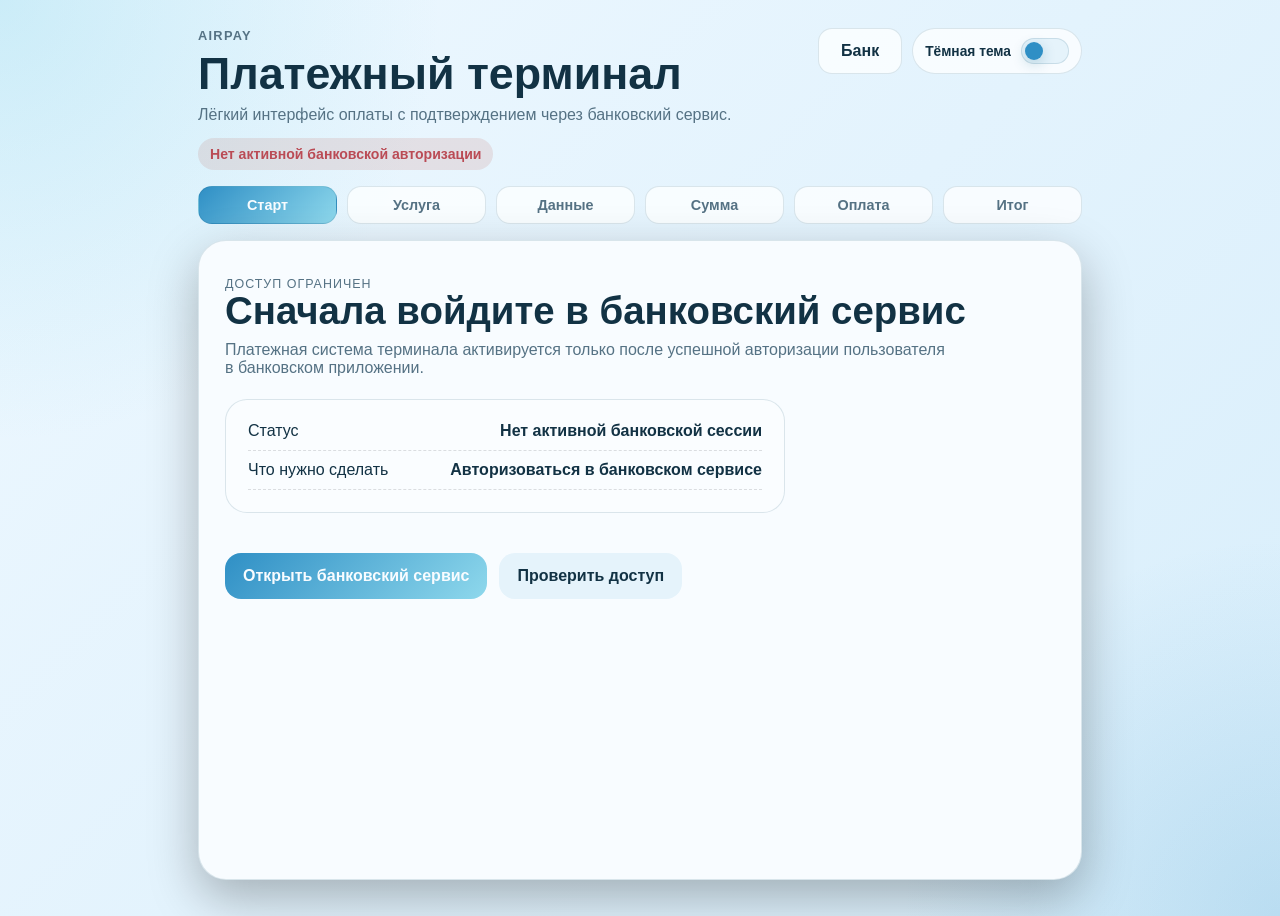
<file: index.html>
<!DOCTYPE html>
<html lang="ru">
  <head>
    <meta charset="UTF-8" />
    <meta name="viewport" content="width=device-width, initial-scale=1.0" />
    <title>AiRPay Terminal</title>
    <link rel="stylesheet" href="./styles.css" />
  </head>
  <body class="terminal-minimal">
    <main class="terminal-minimal-shell">
      <header class="terminal-minimal-header">
        <div>
          <button class="brand-home-button" data-action="home" type="button" aria-label="Вернуться на стартовую страницу">
            <span class="minimal-kicker">AiRPay</span>
            <span class="terminal-title">Платежный терминал</span>
          </button>
          <p class="minimal-subtitle">Лёгкий интерфейс оплаты с подтверждением через банковский сервис.</p>
          <div class="terminal-access-badge" id="terminalAccessBadge">Проверка банковской авторизации</div>
        </div>
        <nav class="minimal-links">
          <a class="minimal-link" href="./bank.html" target="_blank" rel="noreferrer">Банк</a>
          <label class="theme-switch" title="Переключить тёмную тему">
            <span>Тёмная тема</span>
            <input type="checkbox" data-theme-toggle />
            <span class="theme-slider"></span>
          </label>
        </nav>
      </header>

      <section class="minimal-progress">
        <div class="minimal-step active" data-step-indicator="welcome">Старт</div>
        <div class="minimal-step" data-step-indicator="category">Услуга</div>
        <div class="minimal-step" data-step-indicator="details">Данные</div>
        <div class="minimal-step" data-step-indicator="amount">Сумма</div>
        <div class="minimal-step" data-step-indicator="confirm">Оплата</div>
        <div class="minimal-step" data-step-indicator="receipt">Итог</div>
      </section>

      <section class="minimal-screen">
        <div class="minimal-panel active" data-screen="welcome">
          <div class="minimal-copy">
            <p class="screen-kicker">Добро пожаловать</p>
            <h2>Выберите действие</h2>
            <p>Оплата картой теперь подтверждается отдельно из банковского приложения.</p>
          </div>
          <div class="hero-grid">
            <button class="hero-card primary" data-action="start-payment" type="button">
              <span class="hero-icon">+</span>
              <span>
                <strong>Новый платеж</strong>
                <small>Пошаговый сценарий оплаты услуг</small>
              </span>
            </button>
            <button class="hero-card" data-action="format-error" type="button">
              <span class="hero-icon">!</span>
              <span>
                <strong>Проверка формата</strong>
                <small>Показать сценарий некорректного ввода</small>
              </span>
            </button>
          </div>
        </div>

        <div class="minimal-panel" data-screen="access">
          <div class="minimal-copy">
            <p class="screen-kicker">Доступ ограничен</p>
            <h2>Сначала войдите в банковский сервис</h2>
            <p>Платежная система терминала активируется только после успешной авторизации пользователя в банковском приложении.</p>
          </div>
          <div class="minimal-status-card">
            <div class="minimal-summary-row"><span>Статус</span><strong>Нет активной банковской сессии</strong></div>
            <div class="minimal-summary-row"><span>Что нужно сделать</span><strong>Авторизоваться в банковском сервисе</strong></div>
          </div>
          <div class="field-row">
            <a class="primary-button link-button" href="./bank.html" target="_blank" rel="noreferrer">Открыть банковский сервис</a>
            <button class="secondary-button" id="checkAccessButton" type="button">Проверить доступ</button>
          </div>
        </div>

        <div class="minimal-panel" data-screen="category">
          <div class="minimal-copy">
            <p class="screen-kicker">Шаг 1</p>
            <h2>Категория платежа</h2>
            <p>Выберите услугу, которую нужно оплатить через терминал.</p>
          </div>
          <div class="category-grid" id="categoryGrid"></div>
          <div class="field-row">
            <button class="secondary-button" type="button" data-nav="welcome">Назад</button>
          </div>
        </div>

        <div class="minimal-panel" data-screen="provider">
          <div class="minimal-copy">
            <p class="screen-kicker">Шаг 2</p>
            <h2>Поставщик</h2>
            <p id="providerHint">Выберите поставщика услуги.</p>
          </div>
          <div class="provider-list" id="providerList"></div>
          <div class="field-row">
            <button class="secondary-button" type="button" data-nav="category">Назад</button>
          </div>
        </div>

        <div class="minimal-panel" data-screen="details">
          <div class="minimal-copy">
            <p class="screen-kicker">Шаг 3</p>
            <h2>Реквизиты услуги</h2>
            <p id="detailsHint">Введите реквизиты услуги с обычной клавиатуры.</p>
          </div>
          <form class="terminal-form minimal-single-form" id="detailsForm">
            <label class="field">
              <span id="detailsLabel">Реквизит</span>
              <input id="accountInput" type="text" autocomplete="off" placeholder="Введите данные" />
            </label>
            <div class="field-row">
              <button class="secondary-button" type="button" data-nav="provider">Назад</button>
              <button class="secondary-button" id="clearAccount" type="button">Очистить</button>
              <button class="primary-button" type="submit">Продолжить</button>
            </div>
            <p class="form-error" id="detailsError"></p>
          </form>
        </div>

        <div class="minimal-panel" data-screen="amount">
          <div class="minimal-copy">
            <p class="screen-kicker">Шаг 4</p>
            <h2>Сумма платежа</h2>
            <p>Комиссия рассчитывается автоматически.</p>
          </div>
          <form class="amount-form" id="amountForm">
            <label class="field">
              <span>Сумма, ₽</span>
              <input id="amountInput" type="number" min="1" step="1" placeholder="500" />
            </label>

            <div class="summary-card">
              <div class="summary-row">
                <span>Платеж</span>
                <strong id="summaryPayment">0 ₽</strong>
              </div>
              <div class="summary-row">
                <span>Комиссия</span>
                <strong id="summaryFee">0 ₽</strong>
              </div>
              <div class="summary-row total">
                <span>Итого</span>
                <strong id="summaryTotal">0 ₽</strong>
              </div>
            </div>

            <div class="field-row">
              <button class="secondary-button" type="button" data-nav="details">Назад</button>
              <button class="primary-button" type="submit">Продолжить</button>
            </div>
            <p class="form-error" id="amountError"></p>
          </form>
        </div>

        <div class="minimal-panel" data-screen="confirm">
          <div class="minimal-copy">
            <p class="screen-kicker">Шаг 5</p>
            <h2>Подтверждение оплаты</h2>
            <p>Терминал отправит заявку в банковское приложение для подтверждения операции.</p>
          </div>

          <div class="minimal-split">
            <div class="ticket-card" id="confirmCard"></div>

            <div class="payment-box">
              <p class="payment-subtitle">Подтверждение из банковского приложения</p>
              <div class="minimal-note">
                Терминал создаст запрос. Пользователь входит в отдельное банковское приложение, выбирает счет и подтверждает или отклоняет операцию там.
              </div>

              <div class="field-row">
                <button class="secondary-button" id="cancelPayment" type="button">Отмена</button>
                <button class="primary-button" id="completePayment" type="button">Отправить в банк</button>
              </div>
              <p class="form-error" id="paymentError"></p>
            </div>
          </div>
        </div>

        <div class="minimal-panel" data-screen="awaiting">
          <div class="minimal-copy">
            <p class="screen-kicker">Ожидание</p>
            <h2>Запрос отправлен в банк</h2>
            <p>Откройте банковское приложение и подтвердите оплату там.</p>
          </div>
          <div class="minimal-status-card" id="awaitingCard"></div>
          <div class="field-row">
            <a class="primary-button link-button" href="./bank.html" target="_blank" rel="noreferrer">Открыть банк</a>
            <button class="secondary-button" id="refreshStatusButton" type="button">Проверить статус</button>
          </div>
        </div>

        <div class="minimal-panel" data-screen="receipt">
          <div class="minimal-copy">
            <p class="screen-kicker">Готово</p>
            <h2>Электронный чек</h2>
            <p>Операция завершена и зафиксирована в системе.</p>
          </div>
          <div class="receipt-card" id="receiptCard"></div>
          <div class="field-row">
            <button class="secondary-button" id="newPaymentButton" type="button">Новый платеж</button>
          </div>
        </div>

        <div class="minimal-panel" data-screen="declined">
          <div class="minimal-copy">
            <p class="screen-kicker">Отклонено</p>
            <h2>Банк не подтвердил операцию</h2>
            <p>Пользователь отклонил заявку в банковском приложении или счет не прошел проверку.</p>
          </div>
          <div class="minimal-status-card declined" id="declinedCard"></div>
          <div class="field-row">
            <button class="secondary-button" id="retryPaymentButton" type="button">Новый платеж</button>
          </div>
        </div>

        <div class="minimal-panel" data-screen="error">
          <div class="minimal-copy">
            <p class="screen-kicker">Ошибка</p>
            <h2>Некорректные данные</h2>
            <p>Проверьте формат ввода и начните заново.</p>
          </div>
          <div class="minimal-note">
            Номер реквизита не соответствует формату поставщика услуги.
          </div>
          <div class="field-row">
            <button class="secondary-button" id="backFromError" type="button">На главный экран</button>
          </div>
        </div>
      </section>
    </main>

    <script src="./payments-db.js"></script>
    <script src="./shared.js"></script>
    <script src="./theme.js"></script>
    <script src="./app.js"></script>
  </body>
</html>
</file>
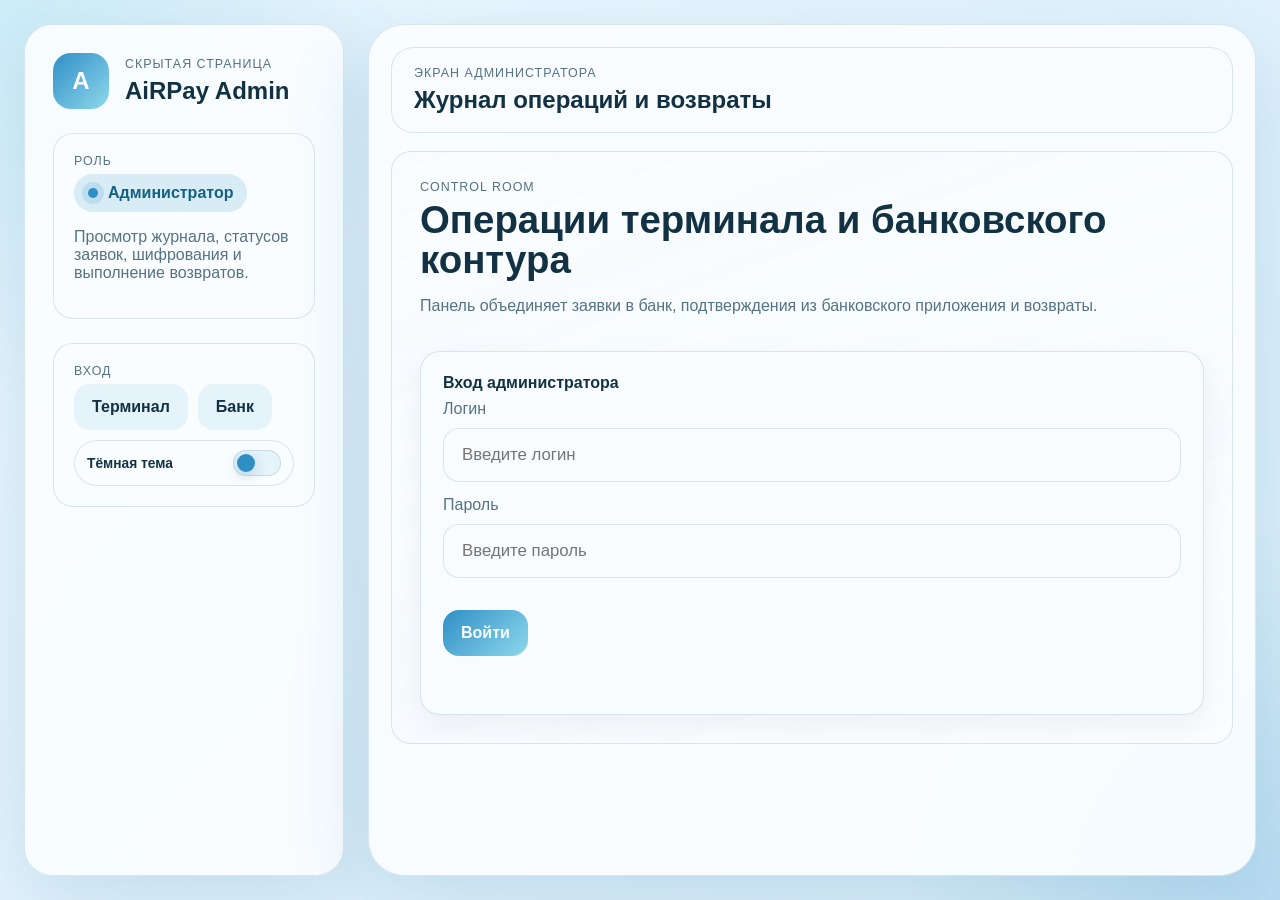
<file: admin.html>
<!DOCTYPE html>
<html lang="ru">
  <head>
    <meta charset="UTF-8" />
    <meta name="viewport" content="width=device-width, initial-scale=1.0" />
    <title>AiRPay Admin</title>
    <link rel="stylesheet" href="./styles.css" />
  </head>
  <body>
    <div class="app-shell">
      <aside class="app-sidebar">
        <div class="brand-block">
          <div class="brand-logo">A</div>
          <div>
            <p class="brand-kicker">Скрытая страница</p>
            <h1>AiRPay Admin</h1>
          </div>
        </div>

        <div class="status-card">
          <p class="status-label">Роль</p>
          <div class="status-pill">
            <span class="status-dot"></span>
            Администратор
          </div>
          <p class="status-text">Просмотр журнала, статусов заявок, шифрования и выполнение возвратов.</p>
        </div>

        <div class="sidebar-section">
          <p class="sidebar-title">Вход</p>
          <div class="bank-nav-links">
            <a class="secondary-button link-button" href="./index.html">Терминал</a>
            <a class="secondary-button link-button" href="./bank.html">Банк</a>
            <label class="theme-switch compact" title="Переключить тёмную тему">
              <span>Тёмная тема</span>
              <input type="checkbox" data-theme-toggle />
              <span class="theme-slider"></span>
            </label>
          </div>
        </div>
      </aside>

      <main class="terminal">
        <header class="terminal-topbar">
          <div>
            <p class="eyebrow">Экран администратора</p>
            <h2>Журнал операций и возвраты</h2>
          </div>
        </header>

        <section class="terminal-screen admin-page-screen">
          <div class="screen-copy">
            <p class="screen-kicker">Control Room</p>
            <h3>Операции терминала и банковского контура</h3>
            <p>Панель объединяет заявки в банк, подтверждения из банковского приложения и возвраты.</p>
          </div>

          <div class="admin-auth-card visible" id="adminLoginCard">
            <h4>Вход администратора</h4>
            <form class="admin-form" id="adminLoginForm">
              <label class="field">
                <span>Логин</span>
                <input id="adminLoginInput" type="text" placeholder="Введите логин" autocomplete="username" />
              </label>
              <label class="field">
                <span>Пароль</span>
                <input id="adminPasswordInput" type="password" placeholder="Введите пароль" autocomplete="current-password" />
              </label>
              <div class="field-row">
                <button class="primary-button" type="submit">Войти</button>
              </div>
              <p class="form-error" id="adminAuthError"></p>
            </form>
          </div>

          <div class="admin-panel" id="adminPanel">
            <div class="admin-banner">
              <div>
                <p class="screen-kicker">Режим наблюдения</p>
                <h4>Журнал, шифрование и возврат</h4>
              </div>
              <div class="field-row">
                <button class="ghost-button" id="adminLogoutButton" type="button">Выйти</button>
              </div>
            </div>

            <div class="admin-stats-grid" id="adminStatsGrid"></div>

            <div class="admin-grid">
              <div class="admin-card">
                <div class="admin-card-head">
                  <h4>Операции</h4>
                  <span class="bank-chip" id="transactionCountBadge">0 записей</span>
                </div>
                <div class="transaction-list" id="transactionList"></div>
              </div>

              <div class="admin-card">
                <div class="admin-card-head">
                  <h4>Детали операции</h4>
                  <span class="security-pill">Audit</span>
                </div>
                <div class="encryption-panel" id="encryptionDetails">
                  <p class="status-text">Пока нет операций для просмотра.</p>
                </div>
              </div>
            </div>
          </div>
        </section>
      </main>
    </div>

    <script src="./payments-db.js"></script>
    <script src="./shared.js"></script>
    <script src="./theme.js"></script>
    <script src="./admin.js"></script>
  </body>
</html>
</file>
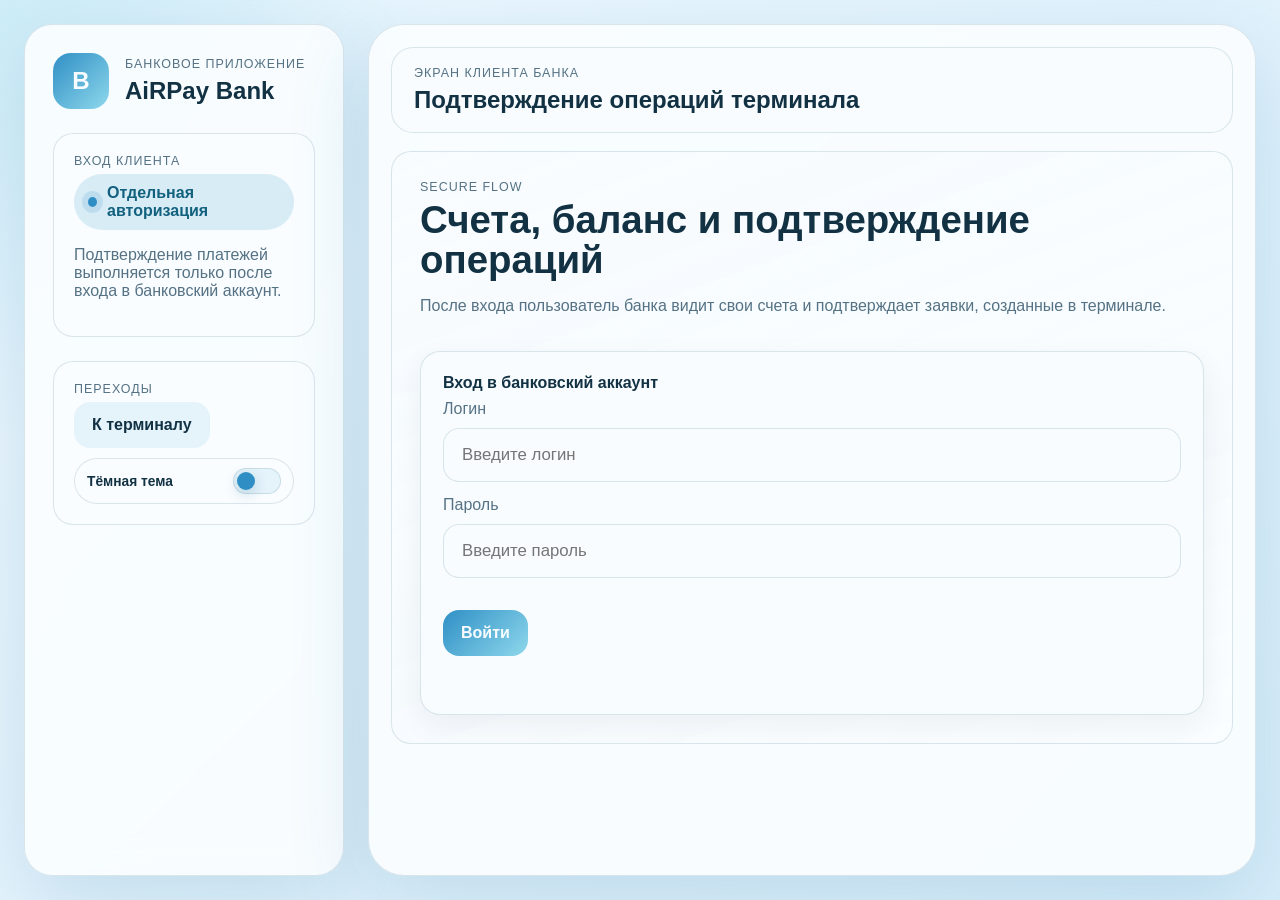
<file: bank.html>
<!DOCTYPE html>
<html lang="ru">
  <head>
    <meta charset="UTF-8" />
    <meta name="viewport" content="width=device-width, initial-scale=1.0" />
    <title>AiRPay Bank</title>
    <link rel="stylesheet" href="./styles.css" />
  </head>
  <body class="bank-app-body">
    <div class="app-shell">
      <aside class="app-sidebar">
        <div class="brand-block">
          <div class="brand-logo">B</div>
          <div>
            <p class="brand-kicker">Банковое приложение</p>
            <h1>AiRPay Bank</h1>
          </div>
        </div>

        <div class="status-card">
          <p class="status-label">Вход клиента</p>
          <div class="status-pill">
            <span class="status-dot"></span>
            Отдельная авторизация
          </div>
          <p class="status-text">Подтверждение платежей выполняется только после входа в банковский аккаунт.</p>
        </div>

        <div class="sidebar-section">
          <p class="sidebar-title">Переходы</p>
          <div class="bank-nav-links">
            <a class="secondary-button link-button" href="./index.html">К терминалу</a>
            <label class="theme-switch compact" title="Переключить тёмную тему">
              <span>Тёмная тема</span>
              <input type="checkbox" data-theme-toggle />
              <span class="theme-slider"></span>
            </label>
          </div>
        </div>
      </aside>

      <main class="terminal">
        <header class="terminal-topbar">
          <div>
            <p class="eyebrow">Экран клиента банка</p>
            <h2>Подтверждение операций терминала</h2>
          </div>
        </header>

        <section class="terminal-screen admin-page-screen">
          <div class="screen-copy">
            <p class="screen-kicker">Secure Flow</p>
            <h3>Счета, баланс и подтверждение операций</h3>
            <p>После входа пользователь банка видит свои счета и подтверждает заявки, созданные в терминале.</p>
          </div>

          <div class="admin-auth-card visible" id="bankLoginCard">
            <h4>Вход в банковский аккаунт</h4>
            <form class="admin-form" id="bankLoginForm">
              <label class="field">
                <span>Логин</span>
                <input id="bankLoginInput" type="text" placeholder="Введите логин" autocomplete="username" />
              </label>
              <label class="field">
                <span>Пароль</span>
                <input id="bankPasswordInput" type="password" placeholder="Введите пароль" autocomplete="current-password" />
              </label>
              <div class="field-row">
                <button class="primary-button" type="submit">Войти</button>
              </div>
              <p class="form-error" id="bankAuthError"></p>
            </form>
          </div>

          <div class="bank-dashboard" id="bankDashboard">
            <div class="bank-user-hero" id="bankUserHero"></div>

            <div class="admin-grid bank-dashboard-grid">
              <div class="admin-card">
                <div class="admin-card-head">
                  <h4>Мои счета</h4>
                </div>
                <div class="account-list" id="accountList"></div>

                <div class="admin-card-head bank-section-head">
                  <h4>Последние действия</h4>
                </div>
                <div class="history-list" id="bankHistoryList"></div>
              </div>

              <div class="admin-card">
                <div class="admin-card-head">
                  <h4>Ожидают подтверждения</h4>
                  <span class="security-pill" id="pendingCountBadge">0 запросов</span>
                </div>
                <div class="pending-list" id="pendingList"></div>
                <div class="pending-details" id="pendingDetails"></div>
              </div>
            </div>

            <div class="admin-card">
              <div class="admin-card-head">
                <h4>Обращение на возврат</h4>
                <span class="security-pill" id="refundRequestCountBadge">0 обращений</span>
              </div>
              <div class="refund-layout">
                <div class="refund-transaction-list" id="refundTransactionList"></div>
                <div class="refund-request-details" id="refundRequestDetails"></div>
              </div>
            </div>

            <div class="field-row">
              <button class="ghost-button" id="bankLogoutButton" type="button">Выйти</button>
            </div>
          </div>
        </section>
      </main>
    </div>

    <script src="./payments-db.js"></script>
    <script src="./shared.js"></script>
    <script src="./theme.js"></script>
    <script src="./bank.js"></script>
  </body>
</html>
</file>
<file: styles.css>
:root {
  --bg: #eef8ff;
  --bg-strong: #d8eefb;
  --surface: rgba(250, 253, 255, 0.92);
  --surface-strong: #f8fcff;
  --surface-muted: #e5f3fb;
  --ink: #123244;
  --muted: #557284;
  --accent: #2f8fc5;
  --accent-dark: #12617f;
  --accent-soft: rgba(47, 143, 197, 0.16);
  --secondary: #8ed8ec;
  --danger: #ba4b55;
  --line: rgba(26, 84, 112, 0.14);
  --shadow: 0 24px 80px rgba(41, 117, 155, 0.18);
  --button-ink: #f8fcff;
  --radius-xl: 28px;
  --radius-lg: 20px;
  --radius-md: 14px;
}

body.theme-dark {
  --bg: #071722;
  --bg-strong: #0c2736;
  --surface: rgba(12, 31, 45, 0.9);
  --surface-strong: #102b3a;
  --surface-muted: #153748;
  --ink: #eefaff;
  --muted: #a8c6d4;
  --accent: #78d8ff;
  --accent-dark: #bceeff;
  --accent-soft: rgba(120, 216, 255, 0.18);
  --secondary: #8ce3d5;
  --danger: #ff9aa4;
  --line: rgba(209, 242, 255, 0.14);
  --shadow: 0 24px 80px rgba(0, 0, 0, 0.34);
  --button-ink: #1f120b;
}

* {
  box-sizing: border-box;
}

body {
  margin: 0;
  min-height: 100vh;
  font-family: "Segoe UI", "Helvetica Neue", Arial, sans-serif;
  color: var(--ink);
  background:
    radial-gradient(circle at top left, rgba(142, 216, 236, 0.34), transparent 28%),
    radial-gradient(circle at bottom right, rgba(47, 143, 197, 0.18), transparent 24%),
    linear-gradient(135deg, var(--bg) 0%, var(--bg-strong) 100%);
}

button,
input,
select,
textarea {
  font: inherit;
}

.app-shell {
  display: grid;
  grid-template-columns: 320px minmax(0, 1fr);
  gap: 24px;
  padding: 24px;
}

.app-sidebar,
.terminal {
  backdrop-filter: blur(16px);
  background: var(--surface);
  border: 1px solid var(--line);
  box-shadow: var(--shadow);
}

.app-sidebar {
  padding: 28px;
  border-radius: var(--radius-xl);
  display: flex;
  flex-direction: column;
  gap: 24px;
}

.brand-block {
  display: flex;
  gap: 16px;
  align-items: center;
}

.brand-logo {
  width: 56px;
  height: 56px;
  display: grid;
  place-items: center;
  border-radius: 18px;
  background: linear-gradient(135deg, var(--accent), var(--secondary));
  color: var(--button-ink);
  font-weight: 800;
  font-size: 1.5rem;
  font-family: "Trebuchet MS", "Arial Narrow", Arial, sans-serif;
}

.brand-kicker,
.status-label,
.sidebar-title,
.eyebrow,
.screen-kicker {
  margin: 0 0 6px;
  font-size: 0.78rem;
  letter-spacing: 0.08em;
  text-transform: uppercase;
  color: var(--muted);
}

.brand-block h1,
.terminal-topbar h2,
.screen-copy h3 {
  margin: 0;
}

.status-card,
.sidebar-section,
.progress-panel,
.terminal-screen,
.terminal-footer {
  border-radius: var(--radius-lg);
}

.status-card,
.sidebar-section {
  background: var(--surface);
  border: 1px solid var(--line);
  padding: 20px;
}

.status-pill {
  display: inline-flex;
  align-items: center;
  gap: 10px;
  padding: 10px 14px;
  border-radius: 999px;
  background: var(--accent-soft);
  color: var(--accent-dark);
  font-weight: 700;
}

.status-dot {
  width: 10px;
  height: 10px;
  border-radius: 50%;
  background: var(--accent);
  box-shadow: 0 0 0 6px var(--accent-soft);
}

.status-text,
.screen-copy p,
.provider-card small,
.hero-card small,
.field span,
.bank-mini-card small,
.error-card p,
.transaction-item small,
.crypto-line code,
.admin-note {
  color: var(--muted);
}

.feature-list {
  margin: 0;
  padding-left: 18px;
  display: grid;
  gap: 10px;
}

.terminal {
  border-radius: 36px;
  padding: 22px;
  display: grid;
  grid-template-rows: auto auto minmax(0, 1fr) auto;
  gap: 18px;
  min-height: calc(100vh - 48px);
}

.terminal-topbar,
.progress-panel,
.terminal-footer {
  background: var(--surface-strong);
  border: 1px solid var(--line);
}

.terminal-topbar {
  padding: 18px 22px;
  border-radius: 22px;
  display: flex;
  justify-content: space-between;
  gap: 16px;
  align-items: center;
}

.topbar-actions {
  display: flex;
  gap: 12px;
  align-items: center;
}

.theme-switch {
  display: inline-flex;
  align-items: center;
  gap: 10px;
  min-height: 42px;
  padding: 9px 12px;
  border: 1px solid var(--line);
  border-radius: 999px;
  background: var(--surface);
  color: var(--ink);
  cursor: pointer;
  font-size: 0.86rem;
  font-weight: 800;
  user-select: none;
}

.theme-switch.compact {
  justify-content: space-between;
  width: 100%;
}

.theme-switch input {
  position: absolute;
  inline-size: 1px;
  block-size: 1px;
  opacity: 0;
  pointer-events: none;
}

.theme-slider {
  position: relative;
  width: 48px;
  height: 26px;
  border-radius: 999px;
  background: var(--surface-muted);
  border: 1px solid var(--line);
  transition: background 180ms ease;
}

.theme-slider::after {
  content: "";
  position: absolute;
  top: 3px;
  left: 3px;
  width: 18px;
  height: 18px;
  border-radius: 50%;
  background: var(--accent);
  box-shadow: 0 4px 14px rgba(18, 97, 127, 0.24);
  transition: transform 180ms ease, background 180ms ease;
}

.theme-switch input:checked + .theme-slider {
  background: rgba(255, 173, 102, 0.22);
}

.theme-switch input:checked + .theme-slider::after {
  transform: translateX(22px);
  background: var(--accent-dark);
}

.timeout-box {
  min-width: 100px;
  padding: 10px 14px;
  border-radius: 16px;
  background: linear-gradient(180deg, var(--surface-strong) 0%, var(--surface-muted) 100%);
  text-align: center;
}

.timeout-box span {
  display: block;
  color: var(--muted);
  font-size: 0.8rem;
}

.progress-panel {
  display: grid;
  grid-template-columns: repeat(7, minmax(0, 1fr));
  gap: 10px;
  padding: 12px;
}

.step-item {
  border-radius: 14px;
  padding: 12px 10px;
  text-align: center;
  background: var(--surface-muted);
  color: var(--muted);
  font-size: 0.92rem;
  font-weight: 700;
}

.step-item.active {
  background: linear-gradient(135deg, var(--accent), var(--secondary));
  color: var(--button-ink);
}

.terminal-screen {
  background:
    linear-gradient(160deg, var(--surface-strong), var(--surface)),
    linear-gradient(120deg, var(--accent-soft), rgba(142, 216, 236, 0.12));
  border: 1px solid var(--line);
  padding: 28px;
  min-height: 0;
  overflow: auto;
}

.screen-panel {
  display: none;
  flex-direction: column;
  gap: 24px;
  min-height: 100%;
}

.screen-panel.active {
  display: flex;
}

.screen-copy {
  max-width: 760px;
}

.screen-copy h3 {
  font-size: clamp(1.8rem, 3vw, 2.4rem);
  line-height: 1.05;
}

.hero-grid,
.category-grid,
.provider-list,
.confirm-layout,
.details-layout,
.bank-card-list {
  display: grid;
  gap: 16px;
}

.hero-grid,
.category-grid {
  grid-template-columns: repeat(auto-fit, minmax(220px, 1fr));
}

.hero-card,
.category-card,
.provider-card,
.bank-mini-card,
.admin-auth-card,
.admin-card,
.ticket-card,
.payment-box,
.receipt-card,
.summary-card,
.error-card,
.numpad,
.terminal-form,
.amount-form,
.admin-form {
  background: var(--surface-strong);
  border: 1px solid var(--line);
  border-radius: var(--radius-lg);
  box-shadow: 0 10px 30px rgba(0, 0, 0, 0.2);
}

.hero-card,
.category-card,
.provider-card,
.bank-mini-card {
  cursor: pointer;
  text-align: left;
  transition: transform 180ms ease, box-shadow 180ms ease, border-color 180ms ease;
}

.hero-card:hover,
.category-card:hover,
.provider-card:hover,
.bank-mini-card:hover,
.method-button:hover,
.footer-button:hover,
.ghost-button:hover,
.secondary-button:hover,
.primary-button:hover {
  transform: translateY(-2px);
}

.hero-card {
  display: flex;
  gap: 16px;
  align-items: center;
  padding: 22px;
}

.hero-card.primary {
  background: linear-gradient(135deg, var(--accent), var(--secondary));
  color: var(--button-ink);
}

.hero-icon {
  width: 54px;
  height: 54px;
  border-radius: 16px;
  display: grid;
  place-items: center;
  font-size: 1.4rem;
  font-weight: 800;
  background: rgba(255, 255, 255, 0.16);
}

.category-card,
.provider-card,
.bank-mini-card {
  padding: 20px;
}

.category-card strong,
.provider-card strong,
.bank-mini-card strong,
.hero-card strong {
  display: block;
  margin-bottom: 6px;
  font-size: 1.05rem;
}

.bank-mini-card {
  cursor: default;
  background: linear-gradient(135deg, var(--surface-strong), var(--surface-muted));
}

.link-button {
  display: inline-flex;
  align-items: center;
  justify-content: center;
  text-decoration: none;
}

.bank-mini-top {
  display: flex;
  justify-content: space-between;
  gap: 12px;
  align-items: center;
}

.bank-chip {
  display: inline-flex;
  padding: 6px 10px;
  border-radius: 999px;
  background: var(--accent-soft);
  color: var(--accent-dark);
  font-size: 0.78rem;
  font-weight: 700;
}

.category-icon {
  width: 56px;
  height: 56px;
  margin-bottom: 18px;
  border-radius: 18px;
  display: grid;
  place-items: center;
  background: linear-gradient(135deg, var(--surface-muted), var(--surface-strong));
  color: var(--accent-dark);
  font-family: "Trebuchet MS", "Arial Narrow", Arial, sans-serif;
  font-weight: 700;
  font-size: 1.1rem;
}

.details-layout,
.confirm-layout {
  grid-template-columns: 1.1fr 0.9fr;
  align-items: start;
}

.admin-grid {
  display: grid;
  grid-template-columns: 0.92fr 1.08fr;
  gap: 16px;
}

.admin-stats-grid {
  display: grid;
  grid-template-columns: repeat(auto-fit, minmax(140px, 1fr));
  gap: 14px;
}

.terminal-form,
.amount-form,
.admin-auth-card,
.admin-card,
.ticket-card,
.payment-box,
.receipt-card,
.error-card,
.numpad,
.admin-form {
  padding: 22px;
}

.admin-auth-card,
.admin-card {
  background: var(--surface-strong);
  border: 1px solid var(--line);
  border-radius: var(--radius-lg);
  box-shadow: 0 10px 30px rgba(29, 42, 48, 0.06);
}

.admin-auth-card h4,
.admin-card h4,
.admin-banner h4 {
  margin: 0 0 8px;
  font-family: "Trebuchet MS", "Arial Narrow", Arial, sans-serif;
}

.admin-form {
  padding: 0;
  border: none;
  box-shadow: none;
  display: grid;
  gap: 14px;
}

.admin-panel,
.admin-auth-card {
  display: none;
}

.admin-panel.visible,
.admin-auth-card.visible {
  display: block;
}

.admin-banner {
  display: flex;
  justify-content: space-between;
  align-items: center;
  gap: 16px;
  padding: 18px 22px;
  background: linear-gradient(135deg, var(--accent-dark), var(--accent));
  color: var(--button-ink);
  border-radius: var(--radius-lg);
}

.admin-page-screen {
  display: grid;
  gap: 20px;
  align-content: start;
}

.admin-banner .screen-kicker {
  color: rgba(255, 255, 255, 0.72);
}

.stat-card {
  padding: 18px;
  border-radius: 18px;
  background: linear-gradient(180deg, var(--surface-strong), var(--surface-muted));
  border: 1px solid var(--line);
}

.stat-card strong {
  display: block;
  margin-top: 10px;
  font-size: 1.5rem;
}

.admin-card-head {
  display: flex;
  justify-content: space-between;
  gap: 12px;
  align-items: center;
  margin-bottom: 14px;
}

.security-pill {
  display: inline-flex;
  padding: 8px 12px;
  border-radius: 999px;
  background: var(--accent-soft);
  color: var(--accent-dark);
  font-size: 0.82rem;
  font-weight: 800;
}

.transaction-list {
  display: grid;
  gap: 12px;
  max-height: 560px;
  overflow: auto;
}

.transaction-item {
  width: 100%;
  padding: 16px;
  border: 1px solid var(--line);
  border-radius: 16px;
  background: var(--surface);
  text-align: left;
  cursor: pointer;
}

.transaction-item.active {
  border-color: rgba(47, 143, 197, 0.42);
  background: linear-gradient(135deg, var(--accent-soft), rgba(142, 216, 236, 0.12));
}

.transaction-item-top,
.crypto-line,
.timeline-step,
.admin-table-row {
  display: flex;
  justify-content: space-between;
  gap: 12px;
  align-items: start;
}

.transaction-item-top strong,
.timeline-step strong {
  display: block;
}

.transaction-tags {
  display: flex;
  flex-wrap: wrap;
  gap: 8px;
  margin-top: 10px;
}

.tag {
  padding: 6px 10px;
  border-radius: 999px;
  background: var(--surface-muted);
  font-size: 0.8rem;
  font-weight: 700;
}

.tag.success {
  background: var(--accent-soft);
  color: var(--accent-dark);
}

.tag.pending {
  background: rgba(142, 216, 236, 0.22);
  color: var(--accent-dark);
}

.tag.danger {
  background: rgba(196, 74, 59, 0.14);
  color: #8f2e23;
}

.tag.muted {
  background: var(--surface-muted);
  color: var(--muted);
}

.encryption-panel {
  display: grid;
  gap: 18px;
}

.encryption-block {
  padding: 16px;
  border: 1px solid var(--line);
  border-radius: 16px;
  background: var(--surface);
}

.encryption-block h5 {
  margin: 0 0 12px;
  font-size: 1rem;
}

.crypto-line {
  padding: 10px 0;
  border-bottom: 1px dashed rgba(24, 33, 38, 0.14);
}

.crypto-line code {
  max-width: 60%;
  text-align: right;
  word-break: break-all;
  font-size: 0.82rem;
}

.timeline {
  display: grid;
  gap: 10px;
}

.timeline-step {
  padding: 12px 14px;
  border-radius: 14px;
  background: var(--surface-muted);
}

.timeline-step code {
  max-width: 58%;
  text-align: right;
  word-break: break-all;
  color: var(--muted);
  font-size: 0.82rem;
}

.empty-state {
  padding: 18px;
  border: 1px dashed rgba(24, 33, 38, 0.18);
  border-radius: 16px;
  text-align: center;
}

.field {
  display: grid;
  gap: 10px;
}

.field input,
.field textarea {
  width: 100%;
  padding: 16px 18px;
  border-radius: 16px;
  border: 1px solid var(--line);
  background: var(--surface-strong);
  font-size: 1.05rem;
  color: var(--ink);
}

.field textarea {
  min-height: 118px;
  resize: vertical;
}

.field-row {
  display: flex;
  flex-wrap: wrap;
  gap: 12px;
  margin-top: 18px;
}

.numpad {
  display: grid;
  grid-template-columns: repeat(3, minmax(0, 1fr));
  gap: 12px;
}

.numpad-button,
.method-button,
.footer-button,
.ghost-button,
.secondary-button,
.primary-button {
  border: none;
  border-radius: 16px;
  cursor: pointer;
  transition: transform 180ms ease, opacity 180ms ease, background 180ms ease;
}

.numpad-button {
  min-height: 70px;
  background: var(--surface-muted);
  font-size: 1.15rem;
  font-weight: 800;
  color: var(--ink);
}

.primary-button,
.secondary-button,
.ghost-button,
.footer-button,
.method-button {
  padding: 14px 18px;
  font-weight: 700;
}

.primary-button {
  background: linear-gradient(135deg, var(--accent), var(--secondary));
  color: var(--button-ink);
}

.secondary-button,
.ghost-button,
.footer-button,
.method-button {
  background: var(--surface-muted);
  color: var(--ink);
}

.method-switch {
  display: grid;
  grid-template-columns: repeat(2, minmax(0, 1fr));
  gap: 10px;
  margin: 18px 0;
}

.method-button.active {
  background: linear-gradient(135deg, var(--accent), var(--secondary));
  color: var(--button-ink);
}

.payment-method-panel {
  display: none;
}

.payment-method-panel.active {
  display: block;
}

.payment-subtitle {
  margin: 0 0 12px;
  font-weight: 700;
  color: var(--muted);
}

.card-form {
  display: grid;
  gap: 14px;
}

.field select {
  width: 100%;
  padding: 16px 18px;
  border-radius: 16px;
  border: 1px solid var(--line);
  background: var(--surface-strong);
  font-size: 1rem;
  color: var(--ink);
}

.summary-row,
.receipt-row {
  display: flex;
  justify-content: space-between;
  gap: 12px;
  padding: 12px 0;
  border-bottom: 1px dashed rgba(24, 33, 38, 0.14);
}

.summary-row.total,
.receipt-row.total {
  color: var(--accent-dark);
  font-weight: 800;
}

.payment-title {
  margin: 0;
  font-weight: 800;
  font-size: 1.1rem;
}

.ticket-card {
  display: grid;
  gap: 12px;
}

.ticket-card h4,
.receipt-card h4 {
  margin: 0 0 8px;
  font-family: "Trebuchet MS", "Arial Narrow", Arial, sans-serif;
  font-size: 1.1rem;
}

.summary-card.compact {
  padding: 0 16px;
}

.receipt-card {
  max-width: 620px;
}

.receipt-meta {
  display: inline-flex;
  align-items: center;
  gap: 8px;
  margin-bottom: 12px;
  padding: 8px 12px;
  border-radius: 999px;
  background: var(--accent-soft);
  color: var(--accent-dark);
  font-size: 0.88rem;
  font-weight: 700;
}

.form-error {
  min-height: 22px;
  margin: 0;
  color: var(--danger);
  font-weight: 700;
}

.terminal-footer {
  display: flex;
  gap: 12px;
  padding: 12px;
}

body.terminal-minimal {
  background:
    radial-gradient(circle at top left, rgba(142, 216, 236, 0.36), transparent 28%),
    radial-gradient(circle at bottom right, rgba(47, 143, 197, 0.18), transparent 24%),
    linear-gradient(135deg, var(--bg) 0%, var(--bg-strong) 100%);
  color: var(--ink);
}

.terminal-minimal-shell {
  max-width: 920px;
  margin: 0 auto;
  padding: 28px 18px 36px;
  display: grid;
  gap: 16px;
}

.terminal-minimal-header {
  display: flex;
  justify-content: space-between;
  gap: 18px;
  align-items: flex-start;
}

.terminal-title {
  display: block;
  margin: 0;
  font-size: clamp(2rem, 4vw, 2.8rem);
  line-height: 1;
  font-weight: 800;
}

.brand-home-button {
  display: grid;
  gap: 0;
  padding: 0;
  border: 0;
  background: transparent;
  color: inherit;
  text-align: left;
  cursor: pointer;
}

.brand-home-button:hover .terminal-title,
.brand-home-button:hover .minimal-kicker {
  color: var(--accent-dark);
}

.minimal-kicker {
  display: block;
  margin: 0 0 8px;
  color: var(--muted);
  text-transform: uppercase;
  letter-spacing: 0.1em;
  font-size: 0.8rem;
  font-weight: 700;
}

.minimal-subtitle {
  margin: 10px 0 0;
  color: var(--muted);
  max-width: 560px;
}

.terminal-access-badge {
  display: inline-flex;
  margin-top: 14px;
  padding: 8px 12px;
  border-radius: 999px;
  background: rgba(183, 66, 52, 0.12);
  color: var(--danger);
  font-size: 0.88rem;
  font-weight: 700;
}

.terminal-access-badge.authorized {
  background: var(--accent-soft);
  color: var(--accent-dark);
}

.minimal-links,
.bank-nav-links {
  display: flex;
  flex-wrap: wrap;
  gap: 10px;
}

.minimal-link {
  display: inline-flex;
  align-items: center;
  justify-content: center;
  min-width: 84px;
  padding: 12px 16px;
  border-radius: 14px;
  background: var(--surface);
  border: 1px solid var(--line);
  color: var(--ink);
  text-decoration: none;
  font-weight: 700;
}

.minimal-progress {
  display: grid;
  grid-template-columns: repeat(6, minmax(0, 1fr));
  gap: 10px;
}

.minimal-step {
  padding: 10px 12px;
  border-radius: 14px;
  background: var(--surface);
  border: 1px solid var(--line);
  color: var(--muted);
  text-align: center;
  font-weight: 700;
  font-size: 0.9rem;
}

.minimal-step.active {
  background: linear-gradient(135deg, var(--accent), var(--secondary));
  color: var(--button-ink);
}

.minimal-screen {
  background: var(--surface-strong);
  border: 1px solid var(--line);
  border-radius: 28px;
  box-shadow: 0 18px 50px rgba(0, 0, 0, 0.28);
  padding: 26px;
  min-height: 640px;
}

.minimal-panel {
  display: none;
  flex-direction: column;
  gap: 22px;
}

.minimal-panel.active {
  display: flex;
}

.minimal-copy h2 {
  margin: 0;
  font-size: clamp(1.8rem, 3vw, 2.4rem);
  line-height: 1.05;
}

.minimal-copy p {
  margin: 10px 0 0;
  color: var(--muted);
  max-width: 720px;
}

.minimal-form-layout,
.minimal-split {
  display: grid;
  grid-template-columns: 1fr 320px;
  gap: 16px;
  align-items: start;
}

.minimal-single-form {
  max-width: 560px;
}

.minimal-methods {
  display: grid;
  grid-template-columns: repeat(2, minmax(0, 1fr));
  gap: 10px;
  margin-bottom: 16px;
}

.minimal-method {
  border: 1px solid var(--line);
  border-radius: 16px;
  padding: 14px 16px;
  background: var(--surface-muted);
  color: var(--ink);
  font-weight: 700;
  cursor: pointer;
  transition: transform 180ms ease, background 180ms ease, color 180ms ease;
}

.minimal-method.active {
  background: linear-gradient(135deg, var(--accent), var(--secondary));
  color: var(--button-ink);
}

.minimal-method-panel {
  display: none;
}

.minimal-method-panel.active {
  display: block;
}

.minimal-note {
  padding: 16px 18px;
  border-radius: 16px;
  background: var(--surface-muted);
  border: 1px solid var(--line);
  color: var(--muted);
}

.minimal-status-card {
  display: grid;
  gap: 10px;
  max-width: 560px;
  padding: 22px;
  border-radius: 22px;
  background: var(--surface);
  border: 1px solid var(--line);
}

.minimal-status-card.declined {
  background: rgba(183, 66, 52, 0.1);
}

.minimal-summary-row {
  display: flex;
  justify-content: space-between;
  gap: 12px;
  padding-bottom: 10px;
  border-bottom: 1px dashed rgba(24, 33, 38, 0.14);
}

.minimal-code {
  font-family: "Trebuchet MS", "Arial Narrow", Arial, sans-serif;
  letter-spacing: 0.08em;
}

.bank-app-body {
  background:
    radial-gradient(circle at top left, rgba(142, 216, 236, 0.34), transparent 28%),
    linear-gradient(135deg, var(--bg) 0%, var(--bg-strong) 100%);
}

.bank-demo-list,
.account-list,
.history-list,
.pending-list,
.pending-details,
.refund-transaction-list,
.refund-request-details {
  display: grid;
  gap: 12px;
}

.bank-demo-item,
.account-card,
.history-item,
.pending-item,
.pending-detail-card {
  padding: 16px;
  border-radius: 16px;
  border: 1px solid var(--line);
  background: var(--surface);
}

.refund-layout {
  display: grid;
  grid-template-columns: minmax(220px, 0.9fr) minmax(0, 1.1fr);
  gap: 16px;
  align-items: start;
}

.bank-demo-item {
  display: grid;
  gap: 6px;
}

.bank-dashboard {
  display: none;
  gap: 18px;
}

.bank-dashboard.visible {
  display: grid;
}

.bank-user-hero {
  display: flex;
  justify-content: space-between;
  gap: 16px;
  align-items: center;
  padding: 22px;
  border-radius: 22px;
  background: linear-gradient(135deg, var(--accent-dark), var(--accent));
  color: var(--button-ink);
}

.bank-user-hero h4 {
  margin: 0;
  font-size: 1.4rem;
}

.bank-user-hero p {
  margin: 8px 0 0;
  color: rgba(255, 250, 244, 0.82);
}

body.theme-dark .admin-banner .screen-kicker,
body.theme-dark .bank-user-hero p,
body.theme-dark .bank-stat span {
  color: rgba(31, 18, 11, 0.68);
}

.bank-user-stats {
  display: flex;
  flex-wrap: wrap;
  gap: 10px;
}

.bank-stat {
  min-width: 130px;
  padding: 12px 14px;
  border-radius: 16px;
  background: rgba(255, 255, 255, 0.12);
}

.bank-stat span {
  display: block;
  color: rgba(255, 255, 255, 0.72);
  font-size: 0.8rem;
}

.bank-stat strong {
  display: block;
  margin-top: 8px;
  font-size: 1.15rem;
}

.account-card.active,
.pending-item.active {
  border-color: rgba(47, 143, 197, 0.42);
  background: linear-gradient(135deg, var(--accent-soft), rgba(142, 216, 236, 0.12));
}

.account-balance {
  margin-top: 10px;
  font-size: 1.15rem;
  font-weight: 800;
}

.history-item,
.pending-item {
  text-align: left;
}

.history-meta {
  display: flex;
  justify-content: space-between;
  gap: 10px;
  align-items: center;
  margin-top: 10px;
}

.pending-item {
  cursor: pointer;
}

.bank-section-head {
  margin-top: 18px;
}

@media (max-width: 1120px) {
  .app-shell {
    grid-template-columns: 1fr;
  }

  .app-sidebar {
    order: 2;
  }

  .terminal {
    min-height: auto;
  }
}

@media (max-width: 860px) {
  .progress-panel {
    grid-template-columns: repeat(3, minmax(0, 1fr));
  }

  .details-layout,
  .confirm-layout,
  .admin-grid,
  .admin-stats-grid,
  .minimal-form-layout,
  .minimal-split,
  .refund-layout,
  .minimal-progress {
    grid-template-columns: 1fr;
  }

  .terminal-topbar {
    flex-direction: column;
    align-items: stretch;
  }
}

@media (max-width: 640px) {
  .app-shell {
    padding: 14px;
    gap: 14px;
  }

  .app-sidebar,
  .terminal {
    border-radius: 24px;
    padding: 16px;
  }

  .terminal-screen {
    padding: 18px;
  }

  .hero-grid,
  .category-grid,
  .method-switch,
  .minimal-methods {
    grid-template-columns: 1fr;
  }

  .terminal-footer {
    flex-direction: column;
  }

  .terminal-minimal-shell {
    padding: 18px 14px 28px;
  }

  .terminal-minimal-header,
  .bank-user-hero,
  .admin-banner,
  .admin-card-head,
  .transaction-item-top,
  .crypto-line,
  .timeline-step {
    flex-direction: column;
  }

  .crypto-line code {
    max-width: 100%;
    text-align: left;
  }

  .minimal-screen {
    padding: 18px;
    min-height: auto;
  }
}
</file>
